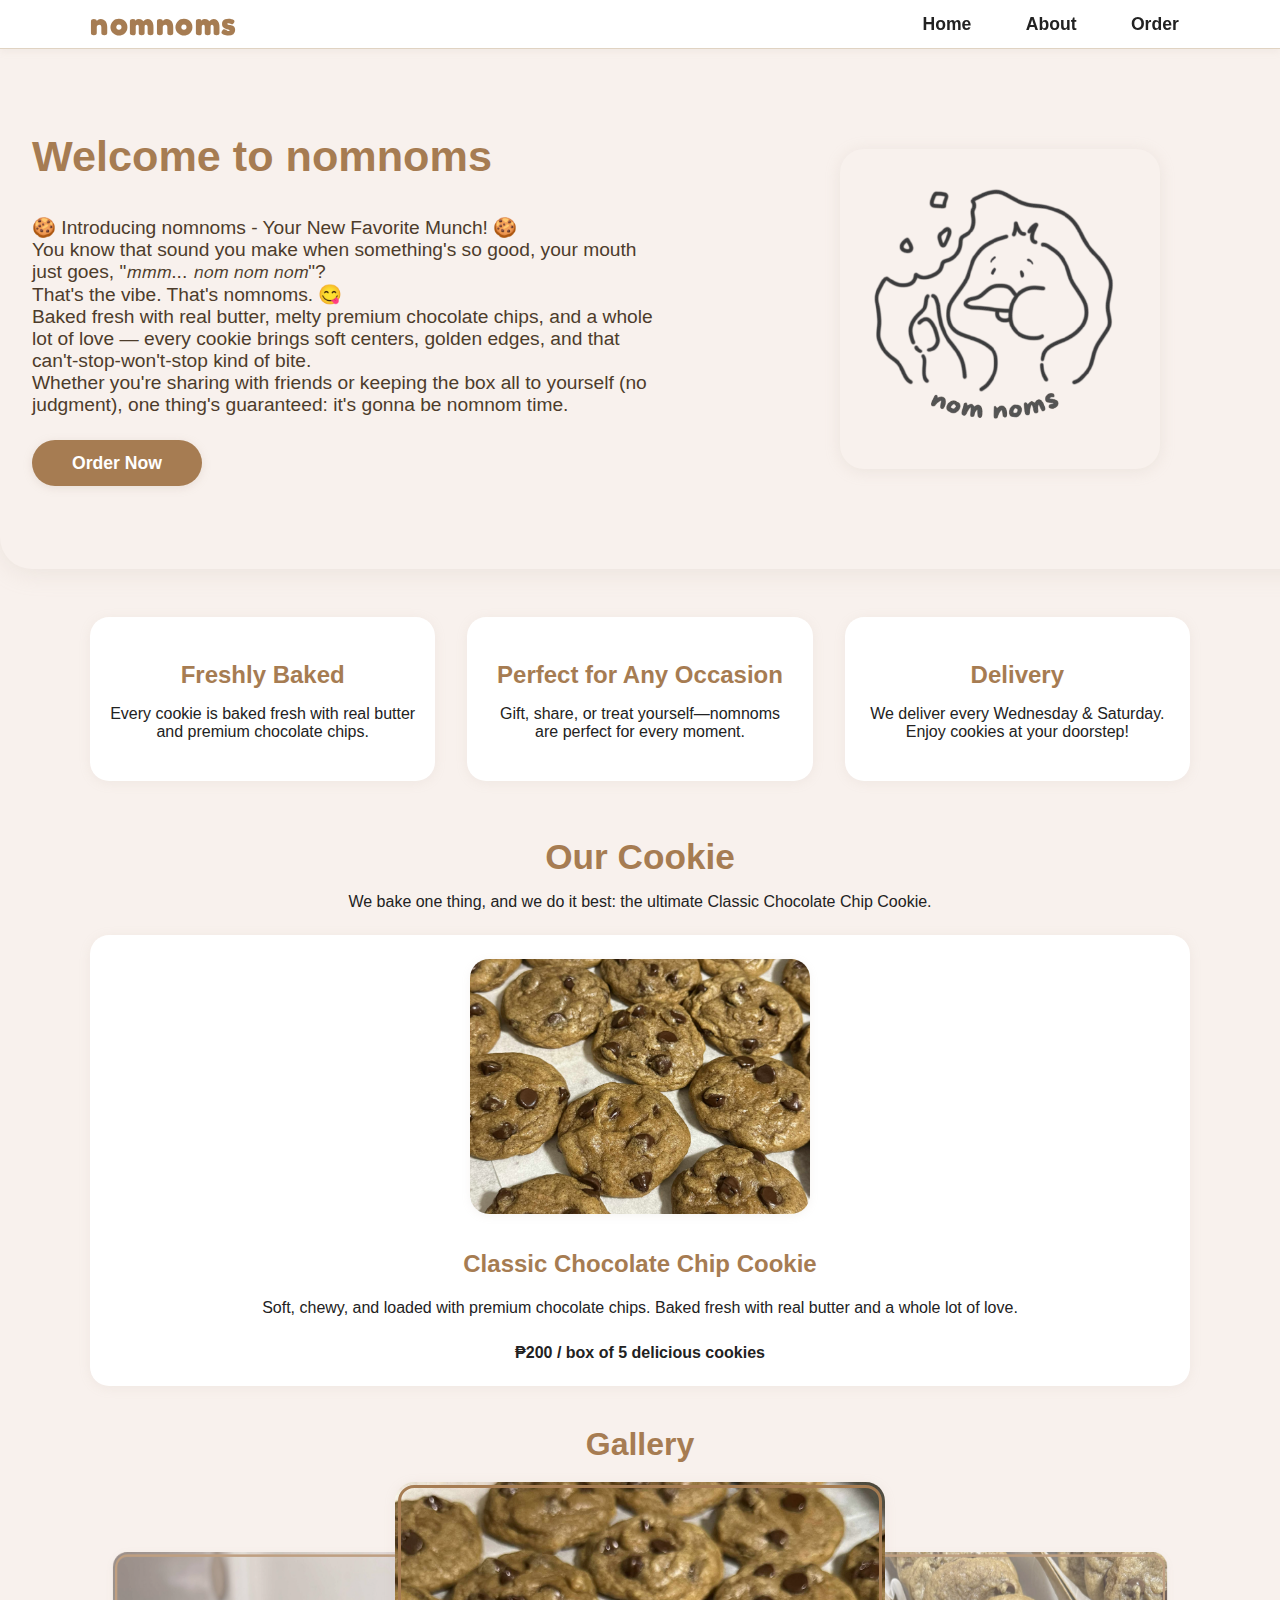
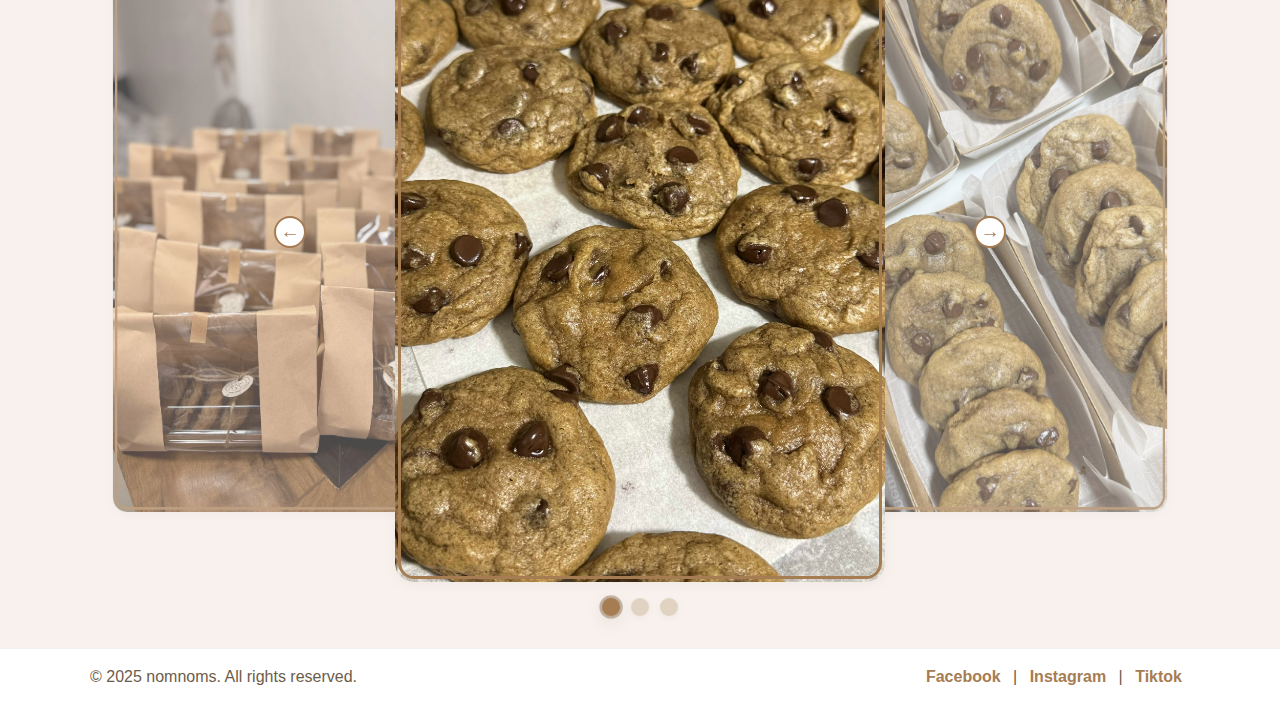
<file: index.html>
<!DOCTYPE html>
<html lang="en">
<head>
  <meta charset="UTF-8">
  <meta name="viewport" content="width=device-width, initial-scale=1.0">
  <title>nomnoms – Home</title>
  <link rel="preconnect" href="https://fonts.googleapis.com">
  <link rel="preconnect" href="https://fonts.gstatic.com" crossorigin>
  <link href="https://fonts.googleapis.com/css2?family=Fredoka:wght@500;700&display=swap" rel="stylesheet">
  <link href="https://fonts.cdnfonts.com/css/more-sugar" rel="stylesheet">
  <link rel="stylesheet" href="style.css">
</head>
<body>
  <header>
    <nav class="navbar">
      <a href="index.html" class="nav-logo"><span class="brand-text">nomnoms</span></a>
      <div class="hamburger" id="hamburger" aria-label="Open menu" tabindex="0">
        <span></span>
        <span></span>
        <span></span>
      </div>
      <ul class="nav-links" id="navLinks">
        <li><a href="index.html">Home</a></li>
        <li><a href="about.html">About</a></li>
        <li><a href="order.html">Order</a></li>
      </ul>
    </nav>
  </header>
  <main>
    <section class="hero split-hero">
      <div class="hero-text">
        <h1>Welcome to nomnoms</h1>
        <p>🍪 Introducing nomnoms - Your New Favorite Munch! 🍪
          <br>You know that sound you make when something's so good, your mouth just goes, "𝘮𝘮𝘮... 𝘯𝘰𝘮 𝘯𝘰𝘮 𝘯𝘰𝘮"?
          <br>That's the vibe. That's nomnoms. 😋
          <br>Baked fresh with real butter, melty premium chocolate chips, and a whole lot of love — every cookie brings soft centers, golden edges, and that can't-stop-won't-stop kind of bite.
          <br>Whether you're sharing with friends or keeping the box all to yourself (no judgment), one thing's guaranteed: it's gonna be nomnom time.</p>
        <a href="order.html" class="cta-btn">Order Now</a>
      </div>
      <div class="hero-image">
        <img src="nomnomslogo.png" alt="NomNoms Hero" />
      </div>
    </section>
    <section class="highlights">
      <div class="highlight-card">
        <h2>Freshly Baked</h2>
        <p>Every cookie is baked fresh with real butter and premium chocolate chips.</p>
      </div>
      <div class="highlight-card">
        <h2>Perfect for Any Occasion</h2>
        <p>Gift, share, or treat yourself—nomnoms are perfect for every moment.</p>
      </div>
      <div class="highlight-card">
        <h2>Delivery</h2>
        <p>We deliver every Wednesday & Saturday. Enjoy cookies at your doorstep!</p>
      </div>
    </section>
    <section class="menu-hero">
      <h1>Our Cookie</h1>
      <p>We bake one thing, and we do it best: the ultimate Classic Chocolate Chip Cookie.</p>
    </section>
    <section class="menu-grid single-variant">
      <div class="menu-card">
        <img src="photos/1.jpeg" alt="Classic Choco Chip">
        <h2>Classic Chocolate Chip Cookie</h2>
        <p>Soft, chewy, and loaded with premium chocolate chips. Baked fresh with real butter and a whole lot of love.</p>
        <span class="price">₱200 / box of 5 delicious cookies</span>
      </div>
    </section>
    <section class="gallery-section">
      <h1>Gallery</h1>
      <div class="carousel" id="carousel">
        <button class="carousel-arrow left" id="carouselPrev" aria-label="Previous image">&#8592;</button>
        <div class="carousel-track" id="carouselTrack">
          <img src="photos/1.jpeg" alt="NomNoms Cookie 1" class="carousel-img active">
          <img src="photos/2.jpeg" alt="NomNoms Cookie 2" class="carousel-img">
          <img src="photos/3.jpeg" alt="NomNoms Cookie 3" class="carousel-img">
          <img src="photos/4.jpeg" alt="NomNoms Cookie 4" class="carousel-img">
          <img src="photos/5.jpeg" alt="NomNoms Cookie 5" class="carousel-img">
          <img src="photos/6.jpeg" alt="NomNoms Cookie 6" class="carousel-img">
        </div>
        <button class="carousel-arrow right" id="carouselNext" aria-label="Next image">&#8594;</button>
      </div>
      <div class="carousel-indicators" id="carouselIndicators">
        <span class="indicator active" data-slide="0"></span>
        <span class="indicator" data-slide="1"></span>
        <span class="indicator" data-slide="2"></span>
      </div>
    </section>
  </main>
  <footer>
    <div class="footer-content">
      <span>&copy; 2025 nomnoms. All rights reserved.</span>
      <span class="footer-social">
        <a href="https://www.facebook.com/nomnomsmakati">Facebook</a> |
        <a href="https://www.instagram.com/nomnomsmakati/?igsh=MXB0NzN2djE2MTB1Yw%3D%3D#">Instagram</a> |
        <a href="https://www.tiktok.com/@nomnoms_mkt?_t=ZS-8xkNefdf8xF&_r=1">Tiktok</a>
      </span>
    </div>
  </footer>
  <script>
    const hamburger = document.getElementById('hamburger');
    const navLinks = document.getElementById('navLinks');
    hamburger.addEventListener('click', () => {
      navLinks.classList.toggle('open');
    });
    hamburger.addEventListener('keypress', (e) => {
      if (e.key === 'Enter' || e.key === ' ') navLinks.classList.toggle('open');
    });
    const carouselTrack = document.getElementById('carouselTrack');
    const carouselImgs = carouselTrack.querySelectorAll('.carousel-img');
    const prevBtn = document.getElementById('carouselPrev');
    const nextBtn = document.getElementById('carouselNext');
    const indicators = document.querySelectorAll('.indicator');
    let currentSlide = 0;
    function showSlide(idx) {
      if (idx < 0) idx = carouselImgs.length - 1;
      if (idx >= carouselImgs.length) idx = 0;
      carouselImgs.forEach((img, i) => {
        img.classList.remove('active', 'prev', 'next');
        if (i === idx) img.classList.add('active');
        else if (i === (idx - 1 + carouselImgs.length) % carouselImgs.length) img.classList.add('prev');
        else if (i === (idx + 1) % carouselImgs.length) img.classList.add('next');
      });
      indicators.forEach((dot, i) => {
        dot.classList.toggle('active', i === idx);
      });
      currentSlide = idx;
    }
    prevBtn.addEventListener('click', () => {
      showSlide(currentSlide - 1);
    });
    nextBtn.addEventListener('click', () => {
      showSlide(currentSlide + 1);
    });
    indicators.forEach((dot, i) => {
      dot.addEventListener('click', () => showSlide(i));
    });
    let startX = 0;
    carouselTrack.addEventListener('touchstart', (e) => {
      startX = e.touches[0].clientX;
    });
    carouselTrack.addEventListener('touchend', (e) => {
      let endX = e.changedTouches[0].clientX;
      if (endX - startX > 40) prevBtn.click();
      else if (startX - endX > 40) nextBtn.click();
    });
    showSlide(0);
  </script>
</body>
</html>
</file>
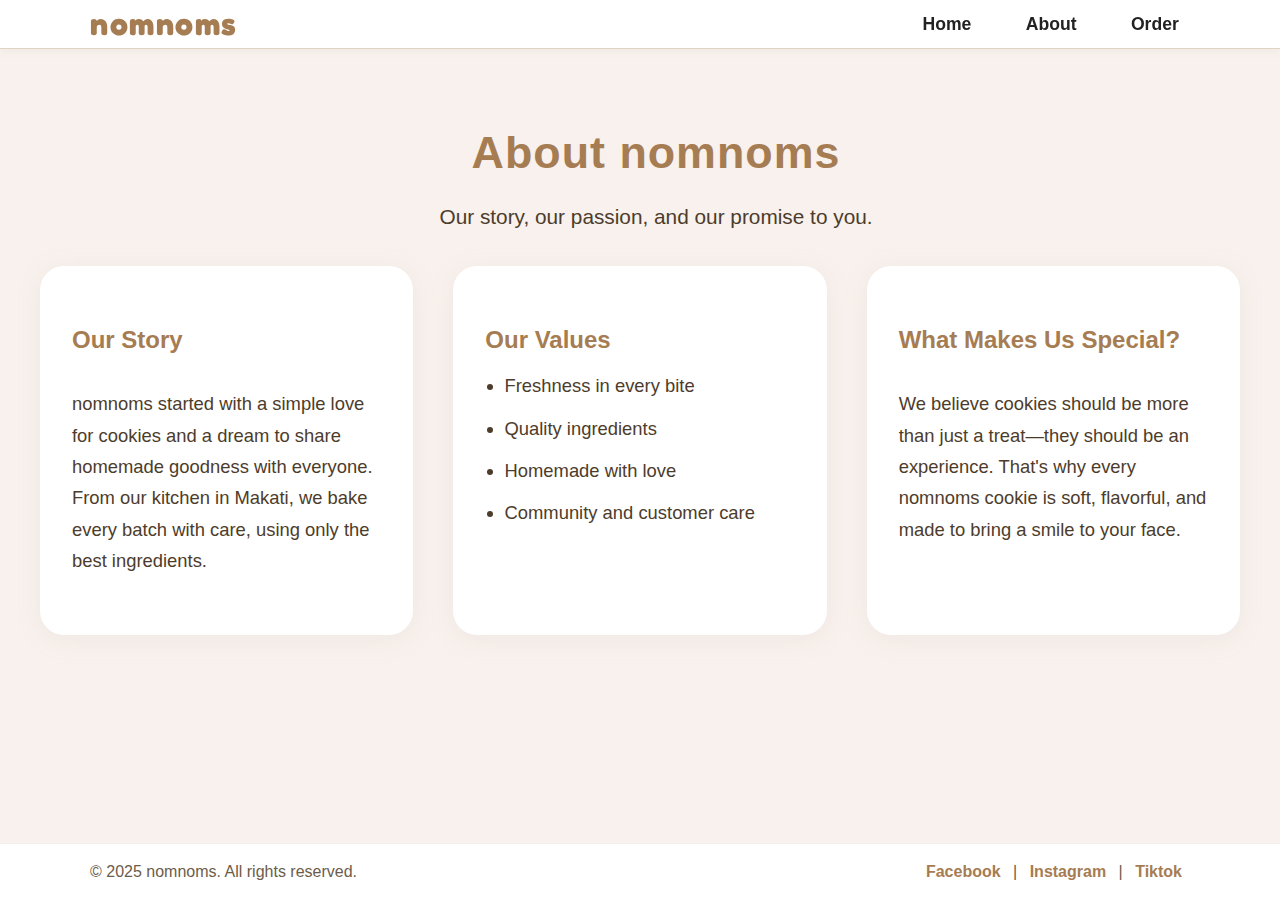
<file: about.html>
<!DOCTYPE html>
<html lang="en">
<head>
  <meta charset="UTF-8">
  <meta name="viewport" content="width=device-width, initial-scale=1.0">
  <title>nomnoms – About</title>
  <link rel="preconnect" href="https://fonts.googleapis.com">
  <link rel="preconnect" href="https://fonts.gstatic.com" crossorigin>
  <link href="https://fonts.googleapis.com/css2?family=Fredoka:wght@500;700&display=swap" rel="stylesheet">
  <link rel="stylesheet" href="style.css">
  <link href="https://fonts.cdnfonts.com/css/more-sugar" rel="stylesheet">
</head>
<body>
  <header>
    <nav class="navbar">
      <a href="index.html" class="nav-logo"><span class="brand-text">nomnoms</span></a>
      <div class="hamburger" id="hamburger" aria-label="Open menu" tabindex="0">
        <span></span>
        <span></span>
        <span></span>
      </div>
      <ul class="nav-links" id="navLinks">
        <li><a href="index.html">Home</a></li>
        <li><a href="about.html">About</a></li>
        <li><a href="order.html">Order</a></li>
      </ul>
    </nav>
  </header>
  <main>
    <section class="about-hero-max">
      <h1>About nomnoms</h1>
      <p>Our story, our passion, and our promise to you.</p>
    </section>
    <section class="about-max-grid">
      <div class="about-max-card">
        <h2>Our Story</h2>
        <p>nomnoms started with a simple love for cookies and a dream to share homemade goodness with everyone. From our kitchen in Makati, we bake every batch with care, using only the best ingredients.</p>
      </div>
      <div class="about-max-card">
        <h2>Our Values</h2>
        <ul>
          <li>Freshness in every bite</li>
          <li>Quality ingredients</li>
          <li>Homemade with love</li>
          <li>Community and customer care</li>
        </ul>
      </div>
      <div class="about-max-card">
        <h2>What Makes Us Special?</h2>
        <p>We believe cookies should be more than just a treat—they should be an experience. That's why every nomnoms cookie is soft, flavorful, and made to bring a smile to your face.</p>
      </div>
    </section>
  </main>
  <footer>
    <div class="footer-content">
      <span>&copy; 2025 nomnoms. All rights reserved.</span>
      <span class="footer-social">
        <a href="#">Facebook</a> |
        <a href="#">Instagram</a> |
        <a href="#">Tiktok</a>
      </span>
    </div>
  </footer>
  <script>
    const hamburger = document.getElementById('hamburger');
    const navLinks = document.getElementById('navLinks');
    hamburger.addEventListener('click', () => {
      navLinks.classList.toggle('open');
    });
    hamburger.addEventListener('keypress', (e) => {
      if (e.key === 'Enter' || e.key === ' ') navLinks.classList.toggle('open');
    });
  </script>
</body>
</html>
</file>
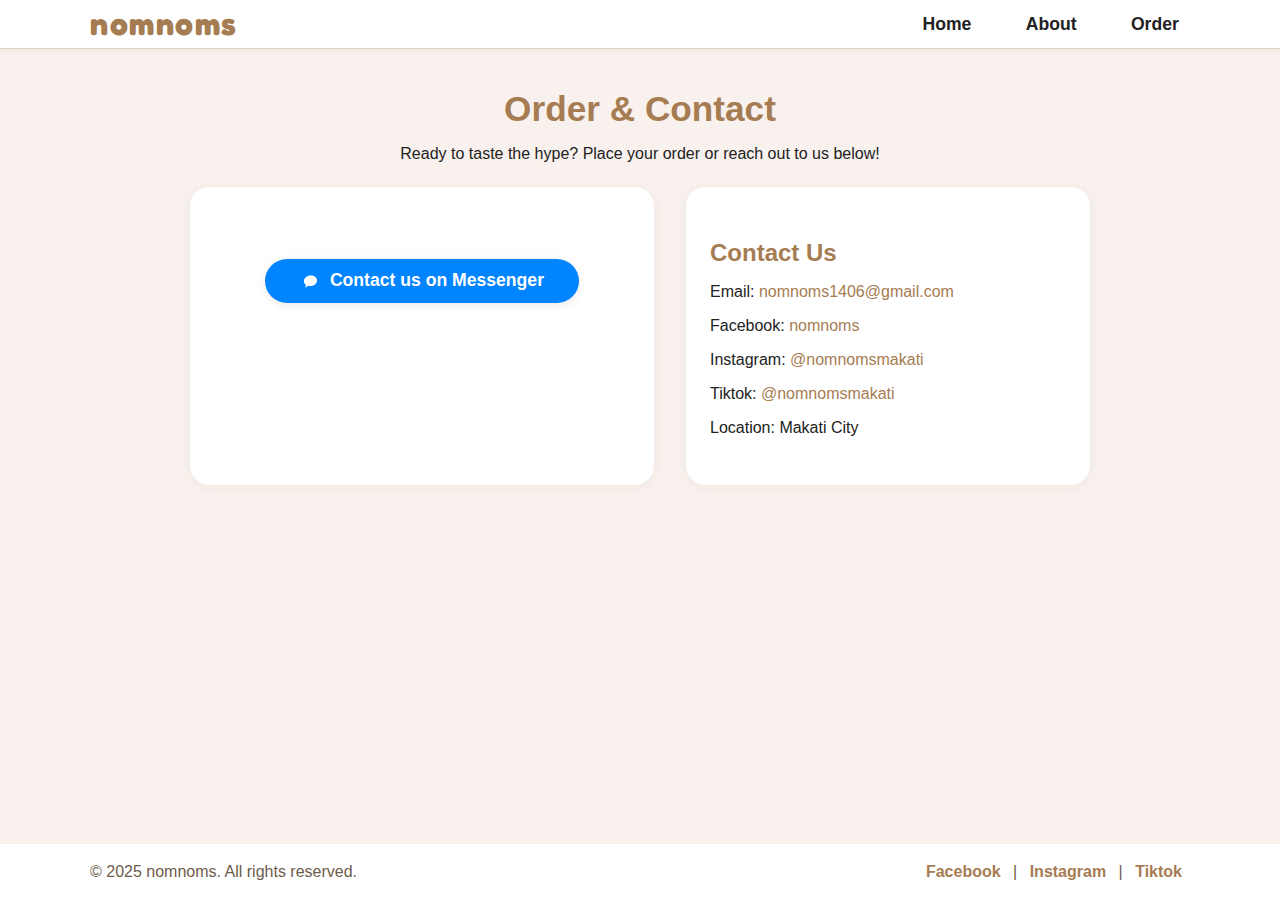
<file: order.html>
<!DOCTYPE html>
<html lang="en">
<head>
  <meta charset="UTF-8">
  <meta name="viewport" content="width=device-width, initial-scale=1.0">
  <title>nomnoms – Order</title>
  <link rel="preconnect" href="https://fonts.googleapis.com">
  <link rel="preconnect" href="https://fonts.gstatic.com" crossorigin>
  <link href="https://fonts.googleapis.com/css2?family=Fredoka:wght@500;700&display=swap" rel="stylesheet">
  <link rel="stylesheet" href="style.css">
  <link href="https://fonts.cdnfonts.com/css/more-sugar" rel="stylesheet">
</head>
<body>
  <header>
    <nav class="navbar">
      <a href="index.html" class="nav-logo"><span class="brand-text">nomnoms</span></a>
      <div class="hamburger" id="hamburger" aria-label="Open menu" tabindex="0">
        <span></span>
        <span></span>
        <span></span>
      </div>
      <ul class="nav-links" id="navLinks">
        <li><a href="index.html">Home</a></li>
        <li><a href="about.html">About</a></li>
        <li><a href="order.html">Order</a></li>
      </ul>
    </nav>
  </header>
  <main>
    <section class="order-hero">
      <h1>Order & Contact</h1>
      <p>Ready to taste the hype? Place your order or reach out to us below!</p>
    </section>
    <section class="order-content">
      <form class="order-form">
        <div style="text-align:center; margin: 2rem 0;">
          <a href="https://m.me/730746263446246?source=qr_link_share" target="_blank" class="messenger-btn">Contact us on Messenger</a>
        </div>
      </form>
      <div class="contact-info">
        <h2>Contact Us</h2>
        <p>Email: <a href="mailto:nomnoms1406@gmail.com">nomnoms1406@gmail.com</a></p>
        <p>Facebook: <a href="https://www.facebook.com/nomnomsmakati">nomnoms</a></p>
        <p>Instagram: <a href="https://www.instagram.com/nomnomsmakati?igsh=MXB0NzN2djE2MTB1Yw==">@nomnomsmakati</a></p>
        <p>Tiktok: <a href="https://www.tiktok.com/@nomnoms_mkt?_t=ZS-8xkNefdf8xF&_r=1">@nomnomsmakati</a></p>
        <p>Location: Makati City</p>
      </div>
    </section>
  </main>
  <footer>
    <div class="footer-content">
      <span>&copy; 2025 nomnoms. All rights reserved.</span>
      <span class="footer-social">
        <a href="https://www.facebook.com/nomnomsmakati">Facebook</a> |
        <a href="https://www.instagram.com/nomnomsmakati?igsh=MXB0NzN2djE2MTB1Yw==">Instagram</a> |
        <a href="https://www.tiktok.com/@nomnoms_mkt?_t=ZS-8xkNefdf8xF&_r=1">Tiktok</a>
      </span>
    </div>
  </footer>
  <script>
    const hamburger = document.getElementById('hamburger');
    const navLinks = document.getElementById('navLinks');
    hamburger.addEventListener('click', () => {
      navLinks.classList.toggle('open');
    });
    hamburger.addEventListener('keypress', (e) => {
      if (e.key === 'Enter' || e.key === ' ') navLinks.classList.toggle('open');
    });
  </script>
</body>
</html>
</file>
<file: style.css>
/* NomNoms Professional Website Styles */
:root {
  --beige: #f8f1ed;
  --dark: #222;
  --accent: #bfae9e;
  --brown: #a67c52;
  --white: #fff;
}

/* Import Glacial Indifference from Google Fonts */
@import url('https://fonts.googleapis.com/css2?family=Glacial+Indifference:wght@400;700&display=swap');

body {
  font-family: 'Glacial Indifference', Arial, sans-serif;
  background: var(--beige);
  color: var(--dark);
  margin: 0;
  padding: 0;
  min-height: 100vh;
  display: flex;
  flex-direction: column;
}

.brand-text, .nav-links li a, .cta-btn, .messenger-btn, input, textarea, button, label, .footer-content, .about-hero-max, .about-max-card, .order-form, .contact-info, .menu-card, .hero, .hero-overlay, .hero-card, .hero-text, .hero-image {
  font-family: 'Glacial Indifference', Arial, sans-serif;
}

h1, h2, h3, h4, h5, h6 {
  font-family: 'More Sugar', sans-serif;
}

header {
  background: var(--white);
  box-shadow: 0 2px 8px #bfae9e22;
  border-bottom: 1.5px solid #e0d3c2;
  position: sticky;
  top: 0;
  z-index: 100;
}
.navbar {
  display: flex;
  align-items: center;
  justify-content: space-between;
  max-width: 1100px;
  margin: 0 auto;
  padding: 0.5rem 1.5rem;
  position: relative;
}
.nav-logo img {
  height: 48px;
  width: auto;
  vertical-align: middle;
}
.nav-links {
  list-style: none;
  display: flex;
  gap: 2rem;
  margin: 0;
  padding: 0;
}
.nav-links li a {
  color: var(--dark);
  text-decoration: none;
  font-weight: 700;
  font-size: 1.1rem;
  transition: color 0.2s;
  padding: 0.3rem 0.7rem;
  border-radius: 1rem;
}
.nav-links li a:hover, .nav-links li a.active {
  background: var(--accent);
  color: var(--white);
}
.hero {
  width: 100vw;
  min-height: 380px;
  height: 48vw;
  max-height: 520px;
  margin: 0 auto 1.5rem auto;
  padding: 0;
  position: relative;
  display: flex;
  align-items: center;
  justify-content: center;
  background: url('hero-bg.jpg') center center/cover no-repeat;
  border-radius: 0 0 2rem 2rem;
  box-shadow: 0 4px 24px #bfae9e33;
  overflow: hidden;
}
.hero-overlay {
  background: rgba(255, 255, 255, 0.82);
  border-radius: 1.5rem;
  box-shadow: 0 2px 16px #bfae9e33;
  padding: 2.5rem 2.2rem 2.2rem 2.2rem;
  text-align: center;
  max-width: 480px;
  margin: 0 auto;
  display: flex;
  flex-direction: column;
  align-items: center;
}
.hero-overlay h1 {
  font-size: 2.7rem;
  margin: 0 0 1rem 0;
  font-weight: 700;
  color: var(--brown);
}
.hero-overlay p {
  font-size: 1.2rem;
  margin-bottom: 1.5rem;
  color: #4d3c2b;
}
.cta-btn {
  background: var(--brown);
  color: var(--white);
  font-size: 1.1rem;
  font-family: inherit;
  border: none;
  border-radius: 2rem;
  padding: 0.8rem 2.5rem;
  cursor: pointer;
  font-weight: 700;
  box-shadow: 0 2px 8px #bfae9e44;
  transition: background 0.2s;
  text-decoration: none;
  display: inline-block;
}
.cta-btn:hover {
  background: #7c5a36;
}
.hero-img {
  width: 220px;
  height: auto;
  border-radius: 50%;
  box-shadow: 0 2px 16px #bfae9e33;
  background: var(--beige);
}
.highlights {
  display: flex;
  justify-content: center;
  gap: 2rem;
  max-width: 1100px;
  margin: 2rem auto;
  padding: 1rem 1.5rem;
}
.highlight-card {
  background: var(--white);
  border-radius: 1.2rem;
  box-shadow: 0 2px 12px #bfae9e22;
  padding: 1.5rem 1.2rem;
  flex: 1 1 0;
  text-align: center;
}
.highlight-card h2 {
  color: var(--brown);
  margin-bottom: 0.5rem;
}
.menu-hero, .about-hero, .order-hero {
  text-align: center;
  margin: 2.5rem 0 1.5rem 0;
}
.menu-hero h1, .about-hero h1, .order-hero h1 {
  font-size: 2.2rem;
  margin-bottom: 0.5rem;
}
.menu-hero h1 {
  color: var(--brown);
}
.menu-grid {
  display: grid;
  grid-template-columns: repeat(auto-fit, minmax(260px, 1fr));
  gap: 2rem;
  max-width: 1100px;
  margin: 0 auto 2.5rem auto;
  padding: 0 1.5rem;
}
.menu-card {
  background: var(--white);
  border-radius: 1.2rem;
  box-shadow: 0 2px 12px #bfae9e22;
  padding: 1.5rem 1.2rem;
  text-align: center;
  display: flex;
  flex-direction: column;
  align-items: center;
}
.menu-card img {
  width: 100%;
  max-width: 340px;
  aspect-ratio: 4 / 3;
  height: auto;
  object-fit: cover;
  border-radius: 1.2rem;
  margin-bottom: 1rem;
  box-shadow: 0 2px 8px #bfae9e22;
  display: block;
  margin-left: auto;
  margin-right: auto;
}
.menu-card h2 {
  color: var(--brown);
  margin-bottom: 0.3rem;
}
.menu-card .price {
  color: var(--dark);
  font-weight: 700;
  margin-top: 0.7rem;
}
.about-content {
  max-width: 900px;
  margin: 0 auto 2.5rem auto;
  padding: 0 1.5rem;
  display: flex;
  flex-wrap: wrap;
  gap: 2rem;
  justify-content: center;
}
.about-content > div {
  background: var(--white);
  border-radius: 1.2rem;
  box-shadow: 0 2px 12px #bfae9e22;
  padding: 1.5rem 1.2rem;
  flex: 1 1 260px;
  min-width: 260px;
}
.about-content h2 {
  color: var(--brown);
  margin-bottom: 0.5rem;
}
.order-content {
  max-width: 900px;
  margin: 0 auto 2.5rem auto;
  padding: 0 1.5rem;
  display: flex;
  flex-wrap: wrap;
  gap: 2rem;
  justify-content: center;
}
.order-form {
  background: var(--white);
  border-radius: 1.2rem;
  box-shadow: 0 2px 12px #bfae9e22;
  padding: 2rem 1.5rem;
  flex: 1 1 320px;
  min-width: 320px;
  display: flex;
  flex-direction: column;
  gap: 1rem;
}
.order-form label {
  font-weight: 700;
  margin-bottom: 0.2rem;
}
.order-form input, .order-form textarea {
  padding: 0.7rem;
  border-radius: 0.7rem;
  border: 1px solid #bfae9e66;
  font-family: inherit;
  font-size: 1rem;
  background: #fff8f3cc;
  resize: none;
}
.order-form button {
  background: var(--brown);
  color: var(--white);
  font-size: 1.1rem;
  font-family: inherit;
  border: none;
  border-radius: 2rem;
  padding: 0.7rem 2.2rem;
  cursor: pointer;
  font-weight: 700;
  box-shadow: 0 2px 8px #bfae9e44;
  transition: background 0.2s;
  margin-top: 0.5rem;
}
.order-form button:hover {
  background: #7c5a36;
}
.contact-info {
  background: var(--white);
  border-radius: 1.2rem;
  box-shadow: 0 2px 12px #bfae9e22;
  padding: 2rem 1.5rem;
  flex: 1 1 260px;
  min-width: 260px;
}
.contact-info h2 {
  color: var(--brown);
  margin-bottom: 0.5rem;
}
.contact-info a {
  color: var(--brown);
  text-decoration: none;
}
.contact-info a:hover {
  text-decoration: underline;
}
.map-placeholder {
  background: #f8f1ed;
  border: 1px dashed #bfae9e;
  border-radius: 1rem;
  height: 180px;
  width: 100%;
  max-width: 340px;
  display: flex;
  align-items: center;
  justify-content: center;
  color: #bfae9e;
  margin-top: 0.5rem;
  font-size: 1.1rem;
}
footer {
  background: var(--white);
  border-top: 1px solid #bfae9e33;
  padding: 1.2rem 0;
  margin-top: auto;
}
.footer-content {
  max-width: 1100px;
  margin: 0 auto;
  display: flex;
  flex-wrap: wrap;
  justify-content: space-between;
  align-items: center;
  font-size: 1rem;
  color: #6d5c4a;
  padding: 0 1.5rem;
}
.footer-social a {
  color: var(--brown);
  text-decoration: none;
  margin: 0 0.5rem;
  font-weight: 700;
  transition: color 0.2s;
}
.footer-social a:hover {
  color: var(--dark);
}
@media (max-width: 900px) {
  .hero {
    height: 60vw;
    min-height: 220px;
    max-height: 340px;
  }
  .hero-overlay {
    padding: 1.5rem 1rem;
    max-width: 98vw;
  }
  .hero-overlay h1 {
    font-size: 2rem;
  }
  .hero, .highlights, .menu-grid, .about-content, .order-content, .footer-content {
    flex-direction: column;
    gap: 1.2rem;
    max-width: 98vw;
    padding: 0 0.5rem;
  }
  .hero-img {
    margin: 0 auto;
  }
  .order-contact-map {
    flex-direction: column;
    gap: 1.5rem;
    align-items: stretch;
  }
  .order-contact-box, .order-map-box {
    max-width: 100%;
    min-width: 0;
  }
  .map-placeholder {
    max-width: 100%;
  }
}
@media (max-width: 600px) {
  .navbar {
    flex-direction: column;
    gap: 0.7rem;
    padding: 0.7rem 0.5rem;
  }
  .nav-links {
    gap: 1rem;
  }
  .hero {
    height: 44vw;
    min-height: 120px;
    max-height: 180px;
    border-radius: 0 0 1.2rem 1.2rem;
  }
  .hero-overlay {
    padding: 1rem 0.5rem;
    max-width: 98vw;
  }
  .hero-overlay h1 {
    font-size: 1.2rem;
  }
  .hero-overlay p {
    font-size: 1rem;
  }
  .hero-img {
    width: 120px;
  }
  .menu-card img {
    max-width: 98vw;
    aspect-ratio: 4 / 3;
  }
  .footer-content {
    flex-direction: column;
    gap: 0.7rem;
    text-align: center;
  }
  .about-content > div, .order-form, .contact-info {
    min-width: unset;
    width: 100%;
  }
  .order-form, .contact-info {
    padding: 1rem 0.5rem;
  }
}

/* Hamburger menu styles for mobile */
.hamburger {
  display: none;
  background: none;
  border: none;
  box-shadow: none;
  border-radius: 0;
  width: 36px;
  height: 36px;
  margin-left: 1rem;
  z-index: 200;
  cursor: pointer;
  transition: none;
  flex-direction: column;
  justify-content: center;
  align-items: center;
}
.hamburger:active, .hamburger:focus {
  box-shadow: none;
}
.hamburger span {
  display: block;
  height: 4px;
  width: 26px;
  background: var(--brown);
  margin: 4px 0;
  border-radius: 2px;
  transition: 0.3s;
}

@media (max-width: 900px) {
  .navbar {
    flex-direction: row;
    gap: 0.7rem;
    padding: 0.7rem 0.5rem;
  }
  .nav-links {
    gap: 1rem;
  }
}

@media (max-width: 700px) {
  .navbar {
    flex-direction: row;
    justify-content: space-between;
    align-items: center;
    padding: 0.7rem 0.5rem;
  }
  .nav-links {
    position: absolute;
    top: 60px;
    right: 10px;
    background: var(--white);
    flex-direction: column;
    width: 85vw;
    max-width: 320px;
    box-shadow: 0 8px 32px #bfae9e33;
    border-radius: 1.2rem;
    padding: 1.5rem 0.5rem 1.2rem 0.5rem;
    gap: 1.2rem;
    display: none;
    z-index: 150;
    align-items: center;
    border: 1.5px solid #e0d3c2;
    transition: opacity 0.25s, transform 0.25s;
    opacity: 0;
    transform: translateY(-10px);
  }
  .nav-links.open {
    display: flex;
    opacity: 1;
    transform: translateY(0);
  }
  .nav-links li {
    width: 100%;
    text-align: center;
  }
  .nav-links li a {
    font-size: 1.2rem;
    padding: 0.7rem 0;
    border-radius: 0.7rem;
    width: 100%;
    display: block;
    transition: background 0.2s, color 0.2s;
  }
  .hamburger {
    display: flex;
  }
}

@media (max-width: 600px) {
  .hero-content h1 {
    font-size: 1.5rem;
  }
  .hero-img {
    width: 100px;
  }
  .menu-card img {
    max-width: 98vw;
    aspect-ratio: 4 / 3;
  }
  .footer-content {
    flex-direction: column;
    gap: 0.7rem;
    text-align: center;
  }
  .about-content > div, .order-form, .contact-info {
    min-width: unset;
    width: 100%;
  }
  .order-form, .contact-info {
    padding: 1rem 0.5rem;
  }
}

.gallery-section {
  max-width: 700px;
  margin: 2.5rem auto 2rem auto;
  padding: 0 1.5rem;
  text-align: center;
}
.gallery-section h1 {
  font-size: 2rem;
  margin-bottom: 1.2rem;
  color: var(--brown);
}
.carousel {
  position: relative;
  display: flex;
  align-items: center;
  justify-content: center;
  margin: 0 auto;
  max-width: 1080px;
  min-height: 220px;
  overflow: visible;
  perspective: 1200px;
}
.carousel-track {
  display: flex;
  flex-direction: row;
  align-items: center;
  justify-content: center;
  width: 100%;
  max-width: 1080px;
  height: 0;
  padding-bottom: 100%; /* 1:1 aspect ratio */
  margin: 0 auto;
  position: relative;
  transition: none;
  will-change: transform;
}
.carousel-img {
  width: 70%;
  max-width: 600px;
  min-width: 0;
  height: 100%;
  object-fit: cover;
  border-radius: 1.2rem;
  box-shadow: 0 2px 12px #bfae9e22;
  outline: 3px solid var(--brown);
  outline-offset: -6px;
  position: absolute;
  left: 50%;
  top: 0;
  transform: translateX(-50%) scale(0.7);
  opacity: 0.5;
  z-index: 1;
  transition: transform 0.5s cubic-bezier(.77,0,.18,1), opacity 0.5s, z-index 0s;
  box-sizing: border-box;
  background: var(--beige);
}
.carousel-img.active {
  transform: translateX(-50%) scale(1) rotateY(0deg);
  opacity: 1;
  z-index: 3;
}
.carousel-img.prev {
  transform: translateX(-120%) scale(0.8) rotateY(20deg);
  opacity: 0.7;
  z-index: 2;
}
.carousel-img.next {
  transform: translateX(20%) scale(0.8) rotateY(-20deg);
  opacity: 0.7;
  z-index: 2;
}
.carousel-arrow {
  background: var(--white);
  border: 2px solid var(--brown);
  color: var(--brown);
  font-size: 1.2rem;
  border-radius: 50%;
  width: 32px;
  height: 32px;
  box-shadow: 0 4px 16px #bfae9e33;
  cursor: pointer;
  position: absolute;
  top: 50%;
  transform: translateY(-50%) scale(1);
  z-index: 2;
  transition: background 0.2s, color 0.2s, transform 0.15s;
  display: flex;
  align-items: center;
  justify-content: center;
  outline: none;
}
.carousel-arrow.left {
  left: -16px;
}
.carousel-arrow.right {
  right: -16px;
}
.carousel-arrow:hover, .carousel-arrow:focus {
  background: var(--brown);
  color: var(--white);
  transform: translateY(-50%) scale(1.12);
  box-shadow: 0 6px 24px #bfae9e44;
}
.carousel-indicators {
  display: flex;
  justify-content: center;
  gap: 0.7rem;
  margin-top: 1rem;
}
.indicator {
  width: 14px;
  height: 14px;
  background: #e0d3c2;
  border-radius: 50%;
  display: inline-block;
  cursor: pointer;
  transition: background 0.25s, transform 0.25s, box-shadow 0.25s;
  box-shadow: 0 2px 6px #bfae9e22;
  border: 2px solid transparent;
}
.indicator.active {
  background: var(--brown);
  transform: scale(1.3);
  border: 2px solid var(--accent);
  box-shadow: 0 4px 12px #bfae9e33;
}
@media (max-width: 900px) {
  .carousel-img {
    max-width: 90vw;
  }
}
@media (max-width: 600px) {
  .carousel-track {
    padding-bottom: 98vw;
  }
  .carousel-img {
    max-width: 98vw;
    width: 90%;
  }
  .carousel-arrow.left {
    left: -8px;
  }
  .carousel-arrow.right {
    right: -8px;
  }
  .carousel-arrow {
    width: 26px;
    height: 26px;
    font-size: 1rem;
  }
}

.hero.card-hero {
  width: 100vw;
  min-height: 320px;
  height: auto;
  margin: 0 auto 1.5rem auto;
  padding: 3.5rem 0 2.5rem 0;
  background: var(--beige);
  border-radius: 0 0 2rem 2rem;
  box-shadow: 0 4px 24px #bfae9e33;
  display: flex;
  align-items: center;
  justify-content: center;
}
.hero-card {
  background: var(--white);
  border-radius: 2rem;
  box-shadow: 0 8px 32px #bfae9e33;
  padding: 2.5rem 2.2rem 2.2rem 2.2rem;
  text-align: center;
  max-width: 420px;
  margin: 0 auto;
  display: flex;
  flex-direction: column;
  align-items: center;
  position: relative;
}
.hero-card-logo {
  width: 120px;
  height: auto;
  margin-bottom: 1.2rem;
  border-radius: 1.2rem;
  box-shadow: 0 2px 12px #bfae9e22;
  background: var(--beige);
}
.hero-card h1 {
  font-size: 2.2rem;
  margin: 0 0 1rem 0;
  font-weight: 700;
  color: var(--brown);
}
.hero-card p {
  font-size: 1.1rem;
  margin-bottom: 1.5rem;
  color: #4d3c2b;
}
@media (max-width: 900px) {
  .hero.card-hero {
    padding: 2rem 0 1.2rem 0;
    border-radius: 0 0 1.2rem 1.2rem;
  }
  .hero-card {
    padding: 1.5rem 1rem;
    max-width: 98vw;
  }
  .hero-card h1 {
    font-size: 1.5rem;
  }
}
@media (max-width: 600px) {
  .hero.card-hero {
    padding: 1.2rem 0 0.7rem 0;
    min-height: 120px;
    border-radius: 0 0 1.2rem 1.2rem;
  }
  .hero-card {
    padding: 1rem 0.5rem;
    max-width: 98vw;
  }
  .hero-card-logo {
    width: 80px;
  }
  .hero-card h1 {
    font-size: 1.1rem;
  }
  .hero-card p {
    font-size: 1rem;
  }
}

.hero.split-hero {
  width: 100vw;
  min-height: 340px;
  height: 48vw;
  max-height: 520px;
  margin: 0 auto 1.5rem auto;
  padding: 0 2.5vw;
  background: var(--beige);
  border-radius: 0 0 2rem 2rem;
  box-shadow: 0 4px 24px #bfae9e33;
  display: flex;
  align-items: center;
  justify-content: space-between;
  gap: 2.5vw;
  position: relative;
  overflow: hidden;
}
.hero-text {
  flex: 1 1 0;
  display: flex;
  flex-direction: column;
  justify-content: center;
  align-items: flex-start;
  min-width: 0;
  z-index: 1;
}
.hero-text h1 {
  font-size: 2.7rem;
  margin: 0 0 1rem 0;
  font-weight: 700;
  color: var(--brown);
}
.hero-text p {
  font-size: 1.2rem;
  margin-bottom: 1.5rem;
  color: #4d3c2b;
}
.hero-image {
  flex: 1 1 0;
  display: flex;
  align-items: center;
  justify-content: center;
  min-width: 0;
  z-index: 1;
}
.hero-image img {
  width: 320px;
  max-width: 38vw;
  min-width: 120px;
  height: auto;
  border-radius: 1.5rem;
  box-shadow: 0 2px 16px #bfae9e33;
  background: var(--beige);
}
@media (max-width: 900px) {
  .hero.split-hero {
    height: 60vw;
    min-height: 220px;
    max-height: 340px;
    padding: 0 1vw;
    gap: 1vw;
  }
  .hero-text h1 {
    font-size: 2rem;
  }
  .hero-image img {
    width: 180px;
    max-width: 40vw;
  }
}
@media (max-width: 600px) {
  .hero.split-hero {
    flex-direction: column;
    height: auto;
    min-height: 120px;
    max-height: unset;
    border-radius: 0 0 1.2rem 1.2rem;
    padding: 1.2rem 0.5rem 0.7rem 0.5rem;
    gap: 0.7rem;
  }
  .hero-text {
    align-items: center;
    text-align: center;
  }
  .hero-text h1 {
    font-size: 1.2rem;
  }
  .hero-text p {
    font-size: 1rem;
  }
  .hero-image img {
    width: 120px;
    max-width: 80vw;
  }
}

.about-grid {
  display: grid;
  grid-template-columns: 1fr 1fr;
  gap: 2.5rem;
  max-width: 900px;
  margin: 2.5rem auto;
  padding: 0 1.5rem;
  align-items: stretch;
  justify-items: center;
}
.about-story, .about-values {
  background: var(--white);
  border-radius: 1.2rem;
  box-shadow: 0 2px 12px #bfae9e22;
  padding: 2rem 1.5rem;
  display: flex;
  flex-direction: column;
  justify-content: center;
  width: 100%;
  max-width: 380px;
  min-width: 0;
  box-sizing: border-box;
  height: 100%;
}
.about-story h2, .about-values h2 {
  color: var(--brown);
  margin-bottom: 0.7rem;
  font-size: 1.3rem;
}
.about-story p, .about-values ul {
  color: #4d3c2b;
  font-size: 1.05rem;
  margin: 0;
}
.about-values ul {
  padding-left: 1.2rem;
  margin-top: 0.5rem;
}
.about-values li {
  margin-bottom: 0.5rem;
  list-style: disc;
}
@media (max-width: 800px) {
  .about-grid {
    grid-template-columns: 1fr;
    gap: 1.2rem;
    padding: 0 0.5rem;
    justify-items: stretch;
  }
  .about-story, .about-values {
    max-width: 100%;
    margin: 0 auto;
    height: auto;
  }
}

.about-hero-max {
  width: 100%;
  background: var(--beige);
  text-align: center;
  padding: 3rem 1rem 2rem 1rem;
}
.about-hero-max h1 {
  font-size: 2.8rem;
  color: var(--brown);
  margin-bottom: 1.2rem;
  font-weight: 700;
  letter-spacing: 1px;
}
.about-hero-max p {
  font-size: 1.3rem;
  color: #4d3c2b;
  margin-bottom: 0;
  line-height: 1.7;
}

.about-max-grid {
  display: grid;
  grid-template-columns: repeat(3, 1fr);
  gap: 2.5rem;
  max-width: 1200px;
  margin: 0 auto 3rem auto;
  padding: 0 2rem;
}
.about-max-card {
  background: var(--white);
  border-radius: 1.5rem;
  box-shadow: 0 4px 24px #bfae9e22;
  padding: 2.5rem 2rem;
  display: flex;
  flex-direction: column;
  align-items: flex-start;
  min-width: 0;
}
.about-max-card h2 {
  font-size: 1.5rem;
  color: var(--brown);
  margin-bottom: 1rem;
  font-weight: 700;
}
.about-max-card p, .about-max-card ul {
  font-size: 1.15rem;
  color: #4d3c2b;
  line-height: 1.7;
}
.about-max-card ul {
  padding-left: 1.2rem;
  margin: 0;
}
.about-max-card li {
  margin-bottom: 0.7rem;
  list-style: disc;
}

@media (max-width: 1000px) {
  .about-max-grid {
    grid-template-columns: 1fr;
    gap: 1.5rem;
    padding: 0 1rem;
  }
  .about-max-card {
    align-items: center;
    text-align: center;
  }
}

.brand-text {
  font-family: 'Fredoka', Arial, sans-serif;
  font-size: 2rem;
  font-weight: 700;
  color: var(--brown);
  letter-spacing: 1.5px;
  text-decoration: none;
  transition: color 0.2s;
  display: inline-block;
  line-height: 1;
}
.nav-logo:hover .brand-text {
  color: #7c5a36;
}

.messenger-btn {
  display: inline-block;
  background: #0084ff;
  color: #fff;
  font-size: 1.1rem;
  font-family: inherit;
  border: none;
  border-radius: 2rem;
  padding: 0.7rem 2.2rem;
  cursor: pointer;
  font-weight: 700;
  box-shadow: 0 2px 8px #bfae9e44;
  text-decoration: none;
  margin-bottom: 1rem;
  margin-top: 0.5rem;
  transition: background 0.2s, box-shadow 0.2s;
  position: relative;
}
.messenger-btn:hover {
  background: #005ecb;
  box-shadow: 0 4px 16px #0084ff33;
}
.messenger-btn::before {
  content: '';
  display: inline-block;
  vertical-align: middle;
  width: 1.2em;
  height: 1.2em;
  margin-right: 0.5em;
  background: url('data:image/svg+xml;utf8,<svg fill="white" viewBox="0 0 32 32" xmlns="http://www.w3.org/2000/svg"><circle cx="16" cy="16" r="16" fill="%230084ff"/><path d="M16 7C10.477 7 6 11.02 6 15.5c0 2.23 1.09 4.23 2.89 5.66-.1.54-.65 3.5-.67 3.68 0 .08.03.16.09.22.06.06.14.09.22.09.04 0 .08-.01.12-.03.13-.07 3.23-2.13 3.77-2.47C13.97 22.93 14.97 23 16 23c5.523 0 10-4.02 10-8.5S21.523 7 16 7zm1.13 8.97l-2.13 2.28-2.13-2.28c-.19-.2-.5-.2-.7 0-.2.2-.2.5 0 .7l2.48 2.66c.1.1.23.15.35.15s.25-.05.35-.15l2.48-2.66c.2-.2.2-.5 0-.7-.2-.2-.51-.2-.7 0z"/></svg>') no-repeat center center / contain;
}

.order-contact-map {
  display: flex;
  gap: 2.5rem;
  justify-content: center;
  align-items: flex-start;
  margin-top: 2.5rem;
  flex-wrap: wrap;
}
.order-contact-box, .order-map-box {
  flex: 1 1 320px;
  min-width: 260px;
  max-width: 400px;
  display: flex;
  flex-direction: column;
  align-items: center;
  justify-content: flex-start;
}
.order-map-box {
  width: 100%;
}
.map-placeholder {
  background: #f8f1ed;
  border: 1px dashed #bfae9e;
  border-radius: 1rem;
  height: 180px;
  width: 100%;
  max-width: 340px;
  display: flex;
  align-items: center;
  justify-content: center;
  color: #bfae9e;
  margin-top: 0.5rem;
  font-size: 1.1rem;
}
@media (max-width: 900px) {
  .order-contact-map {
    flex-direction: column;
    gap: 1.5rem;
    align-items: stretch;
  }
  .order-contact-box, .order-map-box {
    max-width: 100%;
    min-width: 0;
  }
  .map-placeholder {
    max-width: 100%;
  }
}

.order-hero h1 {
  color: var(--brown);
}
</file>
